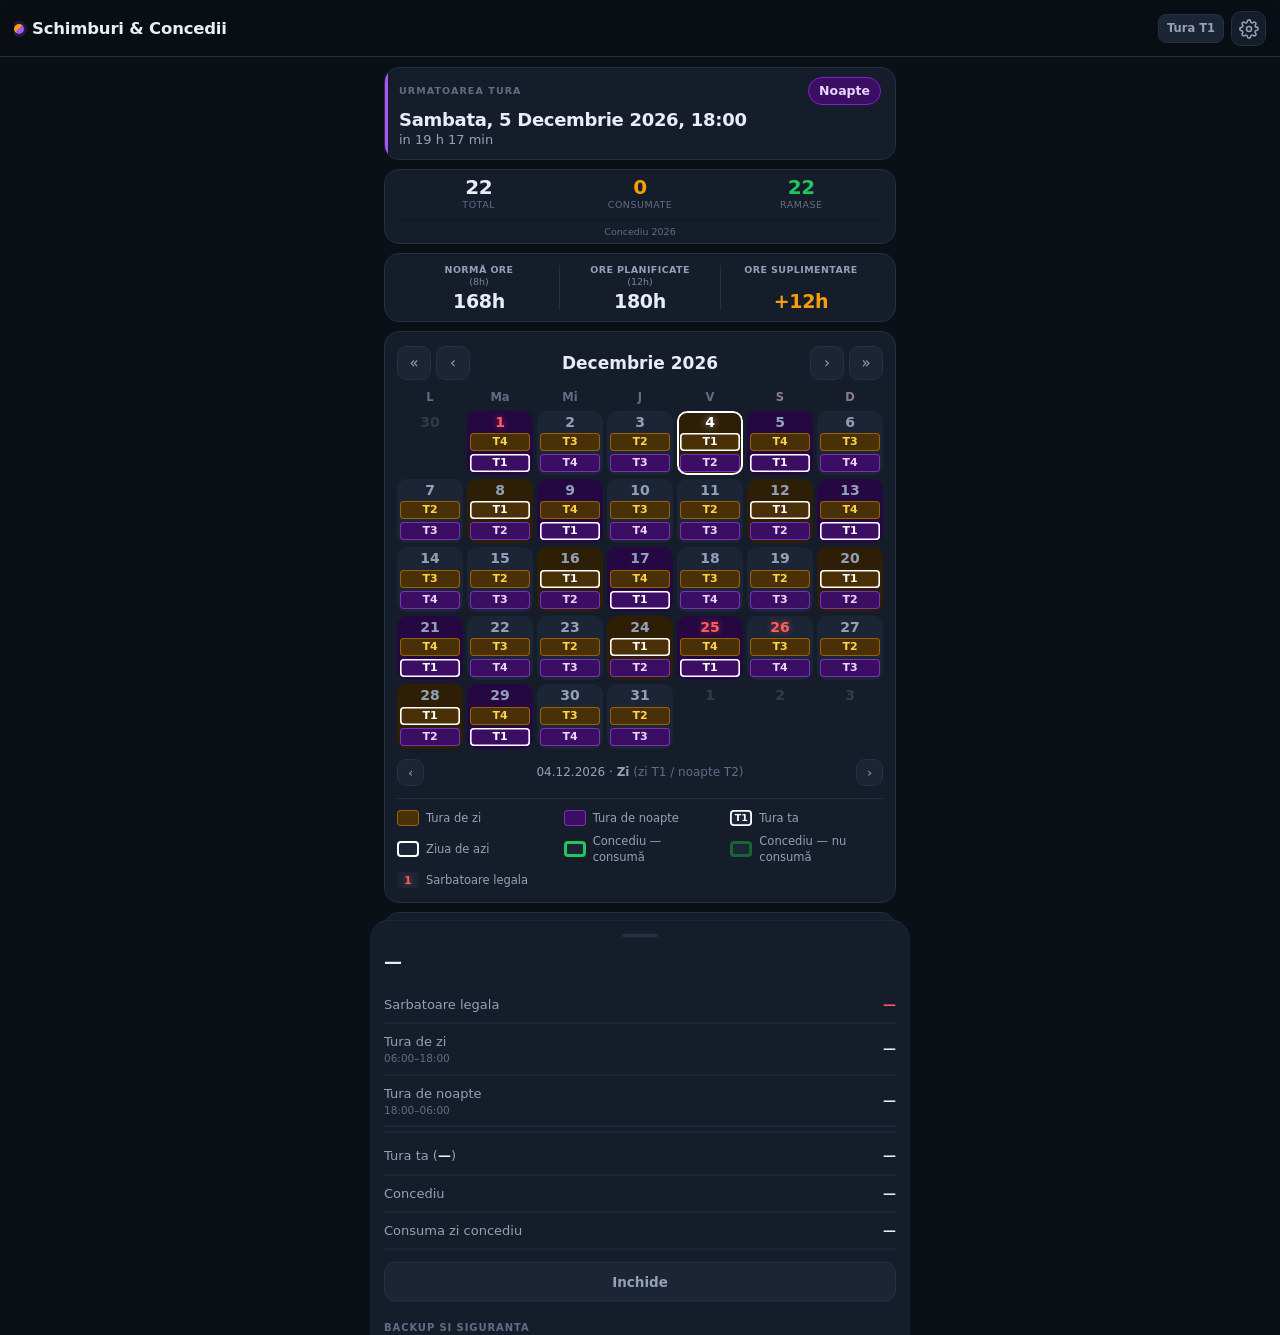
<file: index.html>
<!DOCTYPE html>
<html lang="ro">
<head>
<meta charset="UTF-8">
<meta name="viewport" content="width=device-width, initial-scale=1.0, viewport-fit=cover, maximum-scale=1.0, user-scalable=no">
<title>Ture &amp; Concediu</title>
<meta name="description" content="Tracker pentru ture 12/24 in 4 ture si concediu de odihna">
<link rel="manifest" href="manifest.json">
<meta name="theme-color" content="#0b0f16">
<meta name="color-scheme" content="dark">
<meta name="mobile-web-app-capable" content="yes">
<meta name="apple-mobile-web-app-capable" content="yes">
<meta name="apple-mobile-web-app-status-bar-style" content="black-translucent">
<meta name="apple-mobile-web-app-title" content="Concedii Egger">
<link rel="apple-touch-icon" href="icons/icon-192.png">
<link rel="icon" href="icons/icon-192.png">
<link rel="stylesheet" href="styles.css">
</head>
<body>

<header class="topbar">
  <div class="brand">
    <span class="brand-dot"></span>
    <h1>Schimburi &amp; Concedii</h1>
  </div>
  <div class="top-right">
    <span class="my-team" id="myTeamBadge">—</span>
    <button id="btnSettings" class="icon-btn" aria-label="Setari" title="Setari">
      <svg viewBox="0 0 24 24" width="20" height="20" fill="none" stroke="currentColor" stroke-width="1.9" stroke-linecap="round" stroke-linejoin="round">
        <circle cx="12" cy="12" r="3"></circle>
        <path d="M19.4 15a1.65 1.65 0 0 0 .33 1.82l.06.06a2 2 0 1 1-2.83 2.83l-.06-.06a1.65 1.65 0 0 0-1.82-.33 1.65 1.65 0 0 0-1 1.51V21a2 2 0 1 1-4 0v-.09A1.65 1.65 0 0 0 9 19.4a1.65 1.65 0 0 0-1.82.33l-.06.06a2 2 0 1 1-2.83-2.83l.06-.06A1.65 1.65 0 0 0 4.6 15a1.65 1.65 0 0 0-1.51-1H3a2 2 0 1 1 0-4h.09A1.65 1.65 0 0 0 4.6 9a1.65 1.65 0 0 0-.33-1.82l-.06-.06a2 2 0 1 1 2.83-2.83l.06.06A1.65 1.65 0 0 0 9 4.6 1.65 1.65 0 0 0 10 3.09V3a2 2 0 1 1 4 0v.09a1.65 1.65 0 0 0 1 1.51 1.65 1.65 0 0 0 1.82-.33l.06-.06a2 2 0 1 1 2.83 2.83l-.06.06A1.65 1.65 0 0 0 19.4 9c.14.35.44.6.81.71H21a2 2 0 1 1 0 4h-.09a1.65 1.65 0 0 0-1.51 1z"></path>
      </svg>
    </button>
  </div>
</header>

<main>
  <!-- ===== URMATOAREA TURA (compact) ===== -->
  <section class="card next-card" id="nextCard">
    <div class="next-top">
      <span class="next-label">Urmatoarea tura</span>
      <span class="pill" id="nextPill">—</span>
    </div>
    <div class="next-when" id="nextWhen">—</div>
    <div class="next-count" id="nextCount">—</div>
    <div class="next-now" id="nextNow" hidden></div>
  </section>

  <!-- ===== CONTOR CONCEDIU (compact) ===== -->
  <section class="stats">
    <div class="stat"><b id="statTotal">0</b><span>Total</span></div>
    <div class="stat"><b class="accent-used" id="statUsed">0</b><span>Consumate</span></div>
    <div class="stat"><b class="accent-left" id="statLeft">0</b><span>Ramase</span></div>
    <div class="stat-bar"><div class="stat-bar-fill" id="statBar"></div></div>
    <div class="stat-year" id="statYear">2026</div>
  </section>

  <!-- ===== ORE LUNA ===== -->
  <section class="month-hours" id="monthHours">
    <div class="mh-col">
      <span class="mh-lbl">Normă ore <small>(8h)</small></span>
      <b id="mhNorm">—</b>
    </div>
    <div class="mh-sep"></div>
    <div class="mh-col">
      <span class="mh-lbl">Ore planificate <small>(12h)</small></span>
      <b id="mhPlanned">—</b>
    </div>
    <div class="mh-sep"></div>
    <div class="mh-col">
      <span class="mh-lbl">Ore suplimentare</span>
      <b id="mhExtra">—</b>
    </div>
  </section>

  <!-- ===== CALENDAR ===== -->
  <section class="card calendar-card">
    <div class="cal-nav">
      <button class="nav-btn" id="prevYear" aria-label="Anul anterior">&#171;</button>
      <button class="nav-btn" id="prevMonth" aria-label="Luna anterioara">&#8249;</button>
      <button class="cal-title" id="calTitle">—</button>
      <button class="nav-btn" id="nextMonth" aria-label="Luna urmatoare">&#8250;</button>
      <button class="nav-btn" id="nextYear" aria-label="Anul urmator">&#187;</button>
    </div>

    <div class="cal-dow">
      <span>L</span><span>Ma</span><span>Mi</span><span>J</span><span>V</span><span class="we">S</span><span class="we">D</span>
    </div>
    <div class="cal-grid" id="calGrid"></div>

    <div class="day-nav">
      <button class="nav-btn small" id="prevDay" aria-label="Ziua anterioara">&#8249;</button>
      <div class="day-nav-info" id="dayNavInfo">—</div>
      <button class="nav-btn small" id="nextDay" aria-label="Ziua urmatoare">&#8250;</button>
    </div>

    <div class="legend">
      <span><i class="chip zi"></i>Tura de zi</span>
      <span><i class="chip noapte"></i>Tura de noapte</span>
      <span><i class="chip mine" id="lgMine"></i>Tura ta</span>
      <span><i class="sw sw-today"></i>Ziua de azi</span>
      <span><i class="sw sw-vac"></i>Concediu — consumă</span>
      <span><i class="sw sw-vacfree"></i>Concediu — nu consumă</span>
      <span><i class="sw sw-hol">1</i>Sarbatoare legala</span>
    </div>
  </section>

  <!-- ===== ADAUGA CONCEDIU ===== -->
  <section class="card">
    <h2 class="card-title">Adauga concediu</h2>
    <form id="vacForm" class="vac-form">
      <div class="two-col">
        <label>Data de start<input type="date" id="vacStart" required></label>
        <label>Data de final<input type="date" id="vacEnd" required></label>
      </div>
      <div class="vac-preview" id="vacPreview">Alege perioada pentru a vedea cate zile se consuma.</div>
      <button type="submit" class="btn-primary">Adauga concediu</button>
    </form>
  </section>

  <!-- ===== LISTA CONCEDII ===== -->
  <section class="card">
    <h2 class="card-title">Concediile mele <span class="muted" id="vacCount"></span></h2>
    <div id="vacList" class="vac-list"></div>
  </section>

  <footer class="app-footer">
    <div class="ft-note">Datele se salveaza local pe telefon. Fa backup periodic din setari.</div>
    <div class="ft-copy">&copy; <span id="ftYear">2026</span> Daniel Mazureac. Toate drepturile rezervate.</div>
  </footer>
</main>

<!-- ===== SHEET: SETARI ===== -->
<div class="sheet-backdrop" id="sheetBackdrop"></div>
<div class="sheet" id="settingsSheet" role="dialog" aria-label="Setari">
  <div class="sheet-handle"></div>
  <h2 class="sheet-title">Setari</h2>

  <div class="sect-title">Tura mea <small>(se aplica imediat)</small></div>
  <div class="team-pick" id="teamPick"></div>

  <button type="button" class="sect-toggle" id="refToggle" aria-expanded="false" aria-controls="refBody">
    <span class="st-lbl">Zile de referinta ture</span>
    <span class="st-arrow">&#8250;</span>
  </button>
  <div class="sect-body" id="refBody" hidden>
    <div class="sect-note">O zi in care tura respectiva a avut <b>tura de zi</b>.</div>
    <div id="refRows"></div>
  </div>

  <button type="button" class="sect-toggle" id="holToggle" aria-expanded="false" aria-controls="holBody">
    <span class="st-lbl">Sarbatori legale</span>
    <span class="st-sub" id="holSub">calculate automat</span>
    <span class="st-arrow">&#8250;</span>
  </button>
  <div class="sect-body" id="holBody" hidden>
    <div class="hol-nav">
      <button type="button" class="nav-btn small" id="holPrev" aria-label="Anul anterior">&#8249;</button>
      <div class="hol-year" id="holYear">—</div>
      <button type="button" class="nav-btn small" id="holNext" aria-label="Anul urmator">&#8250;</button>
    </div>
    <div class="hol-list" id="holList"></div>
    <div class="hol-add">
      <input type="date" id="holDate" aria-label="Data sarbatorii">
      <input type="text" id="holName" placeholder="Denumire sarbatoare" maxlength="60" aria-label="Denumire">
      <button type="button" class="btn-ghost" id="holAdd">Adauga</button>
    </div>
    <button type="button" class="btn-ghost full" id="holReset">Revino la sarbatorile automate</button>
  </div>

  <button type="button" class="sect-toggle" id="concToggle" aria-expanded="false" aria-controls="concBody">
    <span class="st-lbl">Zile concediu pe an</span>
    <span class="st-sub" id="concSub">—</span>
    <span class="st-arrow">&#8250;</span>
  </button>
  <div class="sect-body" id="concBody" hidden>
    <div class="sect-note">Seteaza cate zile de concediu ai pentru fiecare an. Zilele neutilizate se <b>reporteaza automat</b> in anul urmator.</div>
    <div id="concRows"></div>
    <div class="conc-add">
      <input type="number" id="concAddYear" min="2000" max="2100" step="1" inputmode="numeric" placeholder="An (ex: 2027)">
      <input type="number" id="concAddDays" min="0" max="365" step="1" inputmode="numeric" placeholder="Zile">
      <button type="button" class="btn-ghost" id="concAddBtn">Adauga</button>
    </div>
  </div>

  <div class="sheet-actions">
    <button class="btn-primary" id="saveSettings">Salveaza</button>
    <button class="btn-ghost" id="closeSettings">Inchide</button>
  </div>

  <div class="sheet-sep"></div>
  <div class="sect-title" style="margin-top:0">Backup si siguranta</div>
  <div class="bk-hint" id="bkHint"></div>

  <button type="button" class="bk-main" id="btnExcel">
    <span class="bk-ico">XLS</span>
    <span class="bk-txt">
      <b>Salveaza backup</b>
      <small>Un fisier Excel cu tot: concedii, calendarul anului <i id="bkYear">—</i>, sarbatori</small>
    </span>
  </button>

  <button type="button" class="bk-second" id="btnRestore">
    <span class="bk-txt">
      <b>Restaureaza dintr-un backup</b>
      <small>Incarca fisierul salvat mai devreme</small>
    </span>
  </button>
  <input type="file" id="fileImport" accept=".xlsx,.json,application/json" hidden>

  <div class="bk-paste" id="bkPaste" hidden>
    <button type="button" class="btn-ghost full" id="rsFile" style="margin-top:0">Alege fisierul de backup</button>
    <div class="bk-or">sau lipeste textul backup</div>
    <textarea id="bkText" rows="3" placeholder="{&quot;myTeam&quot;: ..." spellcheck="false"></textarea>
    <button type="button" class="btn-ghost full" id="bkTextOk" style="margin-top:0">Restaureaza din text</button>
    <button type="button" class="bk-link" id="bkCopy">Copiaza datele ca text (pentru o nota / e-mail)</button>
  </div>
</div>

<!-- ===== SHEET: DETALIU ZI ===== -->
<div class="sheet" id="daySheet" role="dialog" aria-label="Detaliu zi">
  <div class="sheet-handle"></div>
  <h2 class="sheet-title" id="dsTitle">—</h2>
  <div class="ds-row hol-row" id="dsHolRow" hidden><span>Sarbatoare legala</span><b id="dsHol">—</b></div>
  <div class="ds-row"><span>Tura de zi <small>06:00–18:00</small></span><b id="dsDay">—</b></div>
  <div class="ds-row"><span>Tura de noapte <small>18:00–06:00</small></span><b id="dsNight">—</b></div>
  <div class="ds-sep"></div>
  <div class="ds-row"><span>Tura ta (<b id="dsMyTeam">—</b>)</span><b id="dsShift">—</b></div>
  <div class="ds-row"><span>Concediu</span><b id="dsVac">—</b></div>
  <div class="ds-row"><span>Consuma zi concediu</span><b id="dsConsume">—</b></div>
  <div class="sheet-actions">
    <button class="btn-ghost" id="dsClose">Inchide</button>
  </div>
</div>

<div id="toast" class="toast"></div>

<script src="xlsx.js"></script>
<script src="app.js"></script>
</body>
</html>
</file>
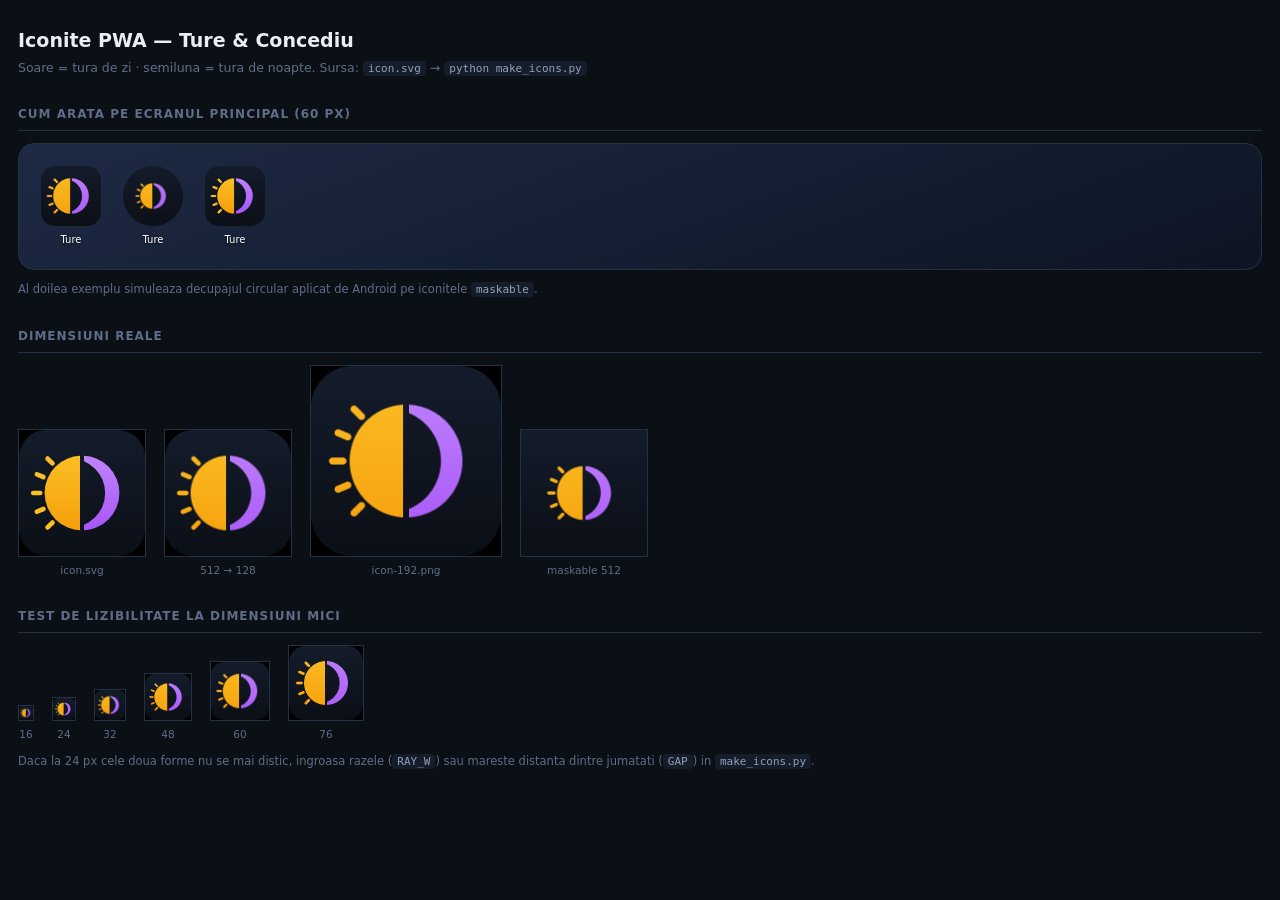
<file: icons/preview.html>
<!DOCTYPE html>
<html lang="ro">
<head>
<meta charset="UTF-8">
<meta name="viewport" content="width=device-width, initial-scale=1.0">
<title>Iconite — Ture &amp; Concediu</title>
<style>
  :root{ --bg:#0b0f16; --card:#151d2b; --line:#243044; --txt:#e8edf6; --txt2:#93a1b8; --txt3:#5f6e86 }
  *{box-sizing:border-box}
  body{margin:0;padding:26px 18px 40px;background:var(--bg);color:var(--txt);
       font:15px/1.5 -apple-system,BlinkMacSystemFont,"Segoe UI",Roboto,system-ui,sans-serif}
  h1{font-size:19px;margin:0 0 4px}
  p.sub{color:var(--txt3);font-size:12.5px;margin:0 0 24px}
  h2{font-size:12px;text-transform:uppercase;letter-spacing:1px;color:var(--txt3);
     margin:28px 0 12px;padding-bottom:7px;border-bottom:1px solid var(--line)}
  .row{display:flex;flex-wrap:wrap;gap:18px;align-items:flex-end}
  .item{text-align:center}
  .item img{display:block;background:#000;border:1px solid var(--line)}
  .item span{display:block;font-size:10.5px;color:var(--txt3);margin-top:6px}
  /* simulare ecran principal: colturi rotunjite ca pe telefon */
  .home{display:flex;flex-wrap:wrap;gap:22px;background:linear-gradient(160deg,#1e2a44,#0d1524);
        padding:22px;border-radius:16px;border:1px solid var(--line)}
  .app{width:60px;text-align:center}
  .app img{width:60px;height:60px;border-radius:14px;display:block}
  .app b{display:block;font-size:10px;font-weight:500;color:#fff;margin-top:6px;
         text-shadow:0 1px 3px rgba(0,0,0,.7)}
  /* simulare maskable: decupaj circular, cum face Android */
  .circ img{border-radius:50%}
  .note{font-size:11.5px;color:var(--txt3);margin-top:10px;line-height:1.6}
  code{background:var(--card);padding:1px 5px;border-radius:4px;font-size:11px;color:var(--txt2)}
</style>
</head>
<body>

<h1>Iconite PWA — Ture &amp; Concediu</h1>
<p class="sub">Soare = tura de zi &middot; semiluna = tura de noapte. Sursa: <code>icon.svg</code> &rarr; <code>python make_icons.py</code></p>

<h2>Cum arata pe ecranul principal (60&nbsp;px)</h2>
<div class="home">
  <div class="app"><img src="icon-192.png" alt=""><b>Ture</b></div>
  <div class="app circ"><img src="icon-maskable-512.png" alt=""><b>Ture</b></div>
  <div class="app"><img src="icon.svg" alt=""><b>Ture</b></div>
</div>
<div class="note">Al doilea exemplu simuleaza decupajul circular aplicat de Android pe iconitele <code>maskable</code>.</div>

<h2>Dimensiuni reale</h2>
<div class="row">
  <div class="item"><img src="icon.svg" width="128" height="128" alt=""><span>icon.svg</span></div>
  <div class="item"><img src="icon-512.png" width="128" height="128" alt=""><span>512 &rarr; 128</span></div>
  <div class="item"><img src="icon-192.png" width="192" height="192" alt=""><span>icon-192.png</span></div>
  <div class="item"><img src="icon-maskable-512.png" width="128" height="128" alt=""><span>maskable 512</span></div>
</div>

<h2>Test de lizibilitate la dimensiuni mici</h2>
<div class="row">
  <div class="item"><img src="icon-512.png" width="16" height="16" alt=""><span>16</span></div>
  <div class="item"><img src="icon-512.png" width="24" height="24" alt=""><span>24</span></div>
  <div class="item"><img src="icon-512.png" width="32" height="32" alt=""><span>32</span></div>
  <div class="item"><img src="icon-512.png" width="48" height="48" alt=""><span>48</span></div>
  <div class="item"><img src="icon-512.png" width="60" height="60" alt=""><span>60</span></div>
  <div class="item"><img src="icon-512.png" width="76" height="76" alt=""><span>76</span></div>
</div>
<div class="note">Daca la 24&nbsp;px cele doua forme nu se mai distic, ingroasa razele (<code>RAY_W</code>) sau mareste distanta dintre jumatati (<code>GAP</code>) in <code>make_icons.py</code>.</div>

</body>
</html>
</file>
<file: styles.css>
/* ===== Ture & Concediu — dark mode fix, mobile-first, full responsive ===== */
:root{
  --bg:#0b0f16;
  --bg2:#111826;
  --card:#151d2b;
  --card2:#1b2536;
  --line:#243044;
  --txt:#e8edf6;
  --txt2:#93a1b8;
  --txt3:#5f6e86;

  --zi:#f59e0b;  --zi-bg:#4a3007;  --zi-txt:#fcd34d;  --zi-cell:#2e1e05;
  --noapte:#a855f7; --noapte-bg:#3b0d63; --noapte-txt:#e9d5ff; --noapte-cell:#250741;

  --conc:#22c55e;          /* concediu care CONSUMA (verde intens) */
  --conc-dim:#166534;      /* concediu in zi libera (verde stins)  */
  --conc-bg:#0d3d22;
  --danger:#ef4444;
  --hol:#ff5c5c;           /* sarbatoare legala (informativ) */

  --r:15px;
  --pad:clamp(9px,3.2vw,14px);
  --safe-b:env(safe-area-inset-bottom,0px);
}

*{box-sizing:border-box;-webkit-tap-highlight-color:transparent;min-width:0}

/* SCROLL: un SINGUR container de scroll (html). Pe body folosim `clip`,
   nu `hidden` — `hidden` ar transforma body-ul in al doilea container de
   scroll si rotita mouse-ului s-ar pierde intre cele doua. */
html{
  margin:0;padding:0;
  overflow-y:auto;
  overflow-x:clip;
  -webkit-text-size-adjust:100%;
}
body{
  margin:0;padding:0;width:100%;max-width:100%;
  overflow-x:clip;overflow-y:visible;
  background:var(--bg);color:var(--txt);
  font-family:-apple-system,BlinkMacSystemFont,"Segoe UI",Roboto,system-ui,sans-serif;
  font-size:clamp(13.5px,3.7vw,15px);line-height:1.4;
  padding-bottom:calc(18px + var(--safe-b));
  overscroll-behavior-y:contain;
  touch-action:pan-y;
}
/* fallback pentru browsere fara `overflow:clip` (Safari <16) */
@supports not (overflow:clip){
  html{overflow-x:hidden}
  body{overflow-x:visible}
}
h1,h2{margin:0;font-weight:650}
button,input{font-family:inherit;font-size:16px}

/* ---------- topbar ---------- */
.topbar{
  position:sticky;top:0;z-index:40;
  display:flex;align-items:center;justify-content:space-between;gap:8px;
  padding:calc(env(safe-area-inset-top,0px) + 11px) var(--pad) 10px;
  background:rgba(11,15,22,.9);backdrop-filter:saturate(180%) blur(14px);
  border-bottom:1px solid var(--line);
}
.brand{display:flex;align-items:center;gap:8px;min-width:0;overflow:hidden}
.brand h1{font-size:clamp(14px,4.1vw,16.5px);letter-spacing:-.2px;white-space:nowrap;overflow:hidden;text-overflow:ellipsis}
.brand-dot{
  width:10px;height:10px;border-radius:50%;flex:none;
  background:linear-gradient(135deg,var(--zi) 0 50%,var(--noapte) 50% 100%);
  box-shadow:0 0 0 3px rgba(168,85,247,.16);
}
.top-right{display:flex;align-items:center;gap:7px;flex:none}
.my-team{
  background:var(--card2);border:1px solid var(--line);color:var(--txt2);
  font-size:clamp(10px,2.9vw,11.5px);font-weight:750;padding:5px 8px;border-radius:8px;white-space:nowrap;
}
.icon-btn{
  background:var(--card);border:1px solid var(--line);color:var(--txt2);
  width:35px;height:35px;min-width:35px;min-height:35px;border-radius:10px;
  display:flex;align-items:center;justify-content:center;
  cursor:pointer;transition:.15s;flex:none;padding:0;
}
.icon-btn svg{flex:none;display:block}
.icon-btn:active{transform:scale(.93);color:var(--txt)}

main{padding:10px var(--pad) 0;max-width:540px;margin:0 auto}

.card{background:var(--card);border:1px solid var(--line);border-radius:var(--r);padding:var(--pad);margin-bottom:9px}
.card-title{font-size:clamp(12px,3.4vw,13.5px);color:var(--txt2);font-weight:600;margin-bottom:9px}
.muted{color:var(--txt3);font-weight:400}

/* ---------- ore luna ---------- */
.month-hours{
  background:var(--card);border:1px solid var(--line);border-radius:var(--r);
  padding:7px var(--pad);margin-bottom:9px;
  display:flex;align-items:stretch;gap:0;
}
.mh-col{flex:1;display:flex;flex-direction:column;align-items:center;justify-content:space-between;gap:2px;padding:3px 2px}
.mh-lbl{font-size:clamp(8px,2.4vw,9.5px);color:var(--txt2);text-align:center;line-height:1.3;text-transform:uppercase;letter-spacing:.4px;font-weight:700}
.mh-lbl small{text-transform:none;letter-spacing:0;font-size:inherit;display:block;opacity:.8;font-weight:400}
.month-hours b{font-size:clamp(15px,4.8vw,19px);font-weight:750;letter-spacing:-.3px;line-height:1.1}
.mh-sep{width:1px;background:var(--line);margin:4px 0;flex:none}

/* ---------- urmatoarea tura (compact) ---------- */
.next-card{position:relative;overflow:hidden;padding:9px var(--pad) 10px}
.next-card::before{content:"";position:absolute;left:0;top:0;bottom:0;width:3px;background:var(--line)}
.next-card.is-zi::before{background:var(--zi)}
.next-card.is-noapte::before{background:var(--noapte)}
.next-top{display:flex;align-items:center;justify-content:space-between;gap:8px;margin-bottom:4px}
.next-label{font-size:9.5px;text-transform:uppercase;letter-spacing:1.1px;color:var(--txt3);font-weight:750;white-space:nowrap}
.next-when{font-size:clamp(14.5px,4.4vw,18px);font-weight:700;letter-spacing:-.3px;line-height:1.2}
.next-count{font-size:clamp(11.5px,3.3vw,13px);color:var(--txt2);margin-top:1px}
.next-now{
  margin-top:7px;padding:6px 9px;border-radius:9px;font-size:clamp(11px,3.1vw,12.5px);font-weight:650;
  background:var(--conc-bg);color:#6ee7a7;border:1px solid #1c7a45;
}
.pill{display:inline-block;padding:4px 10px;border-radius:999px;font-size:clamp(11px,3.1vw,12.5px);font-weight:750;border:1px solid transparent;white-space:nowrap}
.pill.zi{background:var(--zi-bg);color:var(--zi-txt);border-color:#7c5310}
.pill.noapte{background:var(--noapte-bg);color:var(--noapte-txt);border-color:#7e22ce}
.pill.liber{background:var(--card2);color:var(--txt2);border-color:var(--line)}

/* ---------- contor concediu (foarte compact) ---------- */
.stats{
  background:var(--card);border:1px solid var(--line);border-radius:var(--r);
  padding:6px var(--pad) 5px;margin-bottom:9px;
  display:grid;grid-template-columns:repeat(3,1fr);gap:0 2px;
}
.stat{text-align:center;display:flex;flex-direction:column;gap:0}
.stat b{font-size:clamp(16px,5vw,20px);font-weight:750;letter-spacing:-.4px;line-height:1.1}
.stat span{font-size:clamp(8.5px,2.5vw,9.5px);color:var(--txt3);text-transform:uppercase;letter-spacing:.5px}
.accent-used{color:var(--zi)}
.accent-left{color:var(--conc)}
.stat-bar{grid-column:1/-1;height:4px;background:var(--bg2);border-radius:99px;overflow:hidden;margin-top:6px}
.stat-bar-fill{height:100%;width:0;border-radius:99px;background:linear-gradient(90deg,var(--conc),var(--zi));transition:width .35s}
.stat-year{grid-column:1/-1;text-align:center;font-size:9.5px;color:var(--txt3);margin-top:3px}

/* ---------- calendar (mai mare / mai lizibil) ---------- */
.calendar-card{padding:var(--pad) clamp(6px,2.2vw,12px)}
.cal-nav{display:flex;align-items:center;gap:clamp(2px,1vw,5px);margin-bottom:9px}
.nav-btn{
  background:var(--card2);border:1px solid var(--line);color:var(--txt2);
  min-width:clamp(28px,8.5vw,34px);height:clamp(28px,8.5vw,34px);
  border-radius:9px;cursor:pointer;font-size:15px;line-height:1;padding:0;flex:none;
}
.nav-btn:active{transform:scale(.9);color:var(--txt)}
.nav-btn.small{min-width:27px;height:27px;font-size:13px}
.cal-title{
  flex:1;background:transparent;border:0;color:var(--txt);
  font-size:clamp(14px,4.4vw,17px);font-weight:700;cursor:pointer;padding:4px 2px;border-radius:9px;
  white-space:nowrap;overflow:hidden;text-overflow:ellipsis;
}
.cal-title:active{background:var(--card2)}

.cal-dow{
  display:grid;grid-template-columns:repeat(7,1fr);gap:clamp(2px,.9vw,4px);
  font-size:clamp(9.5px,3vw,11.5px);color:var(--txt3);text-align:center;margin-bottom:5px;font-weight:750;
}
.cal-dow .we{color:#8b7a96}

.cal-grid{display:grid;grid-template-columns:repeat(7,1fr);gap:clamp(2px,.9vw,4px)}

/* celula: numarul zilei + 2 bare (tura de zi / tura de noapte) */
.cell{
  position:relative;border-radius:clamp(7px,2.6vw,10px);overflow:hidden;
  background:var(--card2);
  min-height:clamp(46px,15vw,64px);
  padding:clamp(2px,.9vw,4px) clamp(1.5px,.7vw,3px) clamp(2px,.9vw,3px);
  display:flex;flex-direction:column;justify-content:space-between;gap:clamp(2px,.8vw,3px);
  cursor:pointer;transition:transform .1s;
}
.cell:active{transform:scale(.92)}
.dnum{font-size:clamp(11px,3.5vw,14px);font-weight:750;color:var(--txt2);text-align:center;line-height:1.1}
.chips{display:flex;flex-direction:column;gap:clamp(1.5px,.7vw,3px)}
.chip{
  display:block;height:clamp(13px,4.3vw,18px);line-height:clamp(13px,4.3vw,18px);
  border-radius:4px;font-size:clamp(8.5px,2.9vw,11px);font-weight:800;
  text-align:center;letter-spacing:0;font-style:normal;
}
.chip.zi{background:var(--zi-bg);color:var(--zi-txt);box-shadow:0 0 0 1px rgba(245,158,11,.45) inset}
.chip.noapte{background:var(--noapte-bg);color:var(--noapte-txt);box-shadow:0 0 0 1px rgba(168,85,247,.55) inset}
.chip.mine{box-shadow:0 0 0 1.6px #fff inset;color:#fff}

/* fundalul celulei = TURA MEA in ziua respectiva */
.cell.my-zi{background:var(--zi-cell)}
.cell.my-noapte{background:var(--noapte-cell)}
.cell.my-liber{background:var(--card2)}

.cell.pad{background:transparent;opacity:.22;pointer-events:none}
.cell.pad .chips{visibility:hidden}

/* Inelele (azi / concediu) se deseneaza ca pseudo-elemente cu z-index,
   ca sa fie DEASUPRA barelor de tura — altfel barele le acopereau si
   verdele aproape nu se vedea cand ziua era si azi si concediu. */
.cell.vac::before,
.cell.today::after{
  content:"";position:absolute;inset:0;border-radius:inherit;
  pointer-events:none;
}
/* concediu — inel verde */
.cell.vac::before{border:4px solid var(--conc);z-index:3}
.cell.vac.free::before{border-color:var(--conc-dim)}
/* azi — inel alb pe marginea exterioara */
.cell.today::after{box-shadow:inset 0 0 0 2px #fff;z-index:4}
.cell.today .dnum{color:#fff;text-shadow:0 0 8px rgba(255,255,255,.55)}

/* azi + concediu: aceeasi nuanta de verde, doar mutata imediat sub inelul
   alb, plus un halou discret ca sa se distinga langa alb */
.cell.today.vac::before{
  inset:2px;border-width:3.5px;
  box-shadow:0 0 7px rgba(34,197,94,.5);
}
.cell.today.vac.free::before{box-shadow:0 0 6px rgba(22,101,52,.5)}

.cell.sel{outline:1px dashed var(--txt2);outline-offset:-1px}

/* sarbatoare legala — numarul zilei in ROSU (nu afecteaza inelele existente) */
.cell.holiday .dnum{color:var(--hol);font-weight:800;text-shadow:0 0 7px rgba(255,92,92,.55)}
.cell.holiday.today .dnum{color:var(--hol);text-shadow:0 0 9px rgba(255,92,92,.85)}

.day-nav{display:flex;align-items:center;gap:7px;margin-top:10px}
.day-nav-info{flex:1;text-align:center;font-size:clamp(10.5px,3.1vw,12px);color:var(--txt2);line-height:1.35}

/* ---------- legenda ---------- */
.legend{
  display:grid;grid-template-columns:repeat(auto-fit,minmax(132px,1fr));gap:7px clamp(8px,2.5vw,14px);
  margin-top:12px;padding-top:11px;border-top:1px solid var(--line);
  font-size:clamp(10.5px,3vw,11.5px);color:var(--txt2);
}
.legend span{display:flex;align-items:center;gap:7px;min-width:0}
.legend .chip{width:22px;height:16px;line-height:16px;font-size:9.5px;flex:none}
/* chip-ul "tura ta" din legenda: fundal neutru + contur alb, afiseaza TURA TA reala */
.legend .chip.mine{background:var(--card2);color:#fff;box-shadow:0 0 0 1.8px #fff inset}
.sw{width:22px;height:16px;border-radius:4px;display:inline-block;flex:none;font-style:normal}
.sw-today{background:var(--card2);box-shadow:0 0 0 2px #fff inset}
.sw-vac{background:var(--card2);box-shadow:0 0 0 3px var(--conc) inset}
.sw-vacfree{background:var(--card2);box-shadow:0 0 0 3px var(--conc-dim) inset}
.sw-hol{background:var(--card2);color:var(--hol);font-size:10.5px;font-weight:800;text-align:center;line-height:16px;text-shadow:0 0 6px rgba(255,92,92,.6)}

/* text sarbatoare sub calendar + rand in sheet-ul de zi */
.hol-txt{color:var(--hol);font-weight:650}
.ds-row.hol-row b{color:var(--hol)}

/* ---------- forms ---------- */
.vac-form{display:flex;flex-direction:column;gap:10px}
.two-col{display:grid;grid-template-columns:repeat(auto-fit,minmax(128px,1fr));gap:9px}
label{font-size:clamp(10.5px,3vw,11.5px);color:var(--txt2);display:flex;flex-direction:column;gap:5px;font-weight:650}
label small{font-weight:400;color:var(--txt3)}
input[type=date],input[type=number]{
  background:var(--bg2);border:1px solid var(--line);color:var(--txt);
  padding:9px 10px;border-radius:10px;width:100%;max-width:100%;
}
input:focus{outline:none;border-color:var(--noapte)}
.vac-preview{font-size:clamp(11.5px,3.2vw,12.5px);color:var(--txt2);background:var(--bg2);border:1px dashed var(--line);border-radius:10px;padding:9px 11px;line-height:1.5}
.btn-primary{background:linear-gradient(135deg,#7c3aed,#a855f7);color:#fff;border:0;padding:12px;border-radius:11px;font-weight:750;cursor:pointer;width:100%;font-size:14.5px}
.btn-primary:active{transform:scale(.98);filter:brightness(1.1)}
.btn-ghost{background:var(--card2);color:var(--txt2);border:1px solid var(--line);padding:11px 8px;border-radius:11px;font-weight:650;cursor:pointer;flex:1;font-size:clamp(12px,3.4vw,13.5px)}
.btn-ghost.full{width:100%;margin-top:8px}
.btn-ghost:active{color:var(--txt)}
.btn-danger{background:transparent;color:var(--danger);border:1px solid #5c2222;padding:11px;border-radius:11px;font-weight:650;cursor:pointer;width:100%;margin-top:9px;font-size:13.5px}

/* ---------- lista concedii ---------- */
.vac-list{display:flex;flex-direction:column;gap:8px}
.vac-item{background:var(--bg2);border:1px solid var(--line);border-radius:11px;padding:9px 10px;display:flex;align-items:center;gap:8px}
.vac-item .vi-main{flex:1;min-width:0}
.vac-item .vi-range{font-size:clamp(12px,3.5vw,13.5px);font-weight:650}
.vac-item .vi-meta{font-size:clamp(10px,2.9vw,11px);color:var(--txt3);margin-top:2px;line-height:1.35}
.vi-badge{background:var(--conc-bg);color:#6ee7a7;border:1px solid #1c7a45;padding:3px 8px;border-radius:8px;font-size:11.5px;font-weight:750;white-space:nowrap;flex:none}
.vi-del{background:transparent;border:1px solid #5c2222;color:var(--danger);width:30px;height:30px;border-radius:9px;cursor:pointer;flex:none;font-size:15px;line-height:1;padding:0}
.empty{color:var(--txt3);font-size:12.5px;text-align:center;padding:12px 0}
.app-footer{
  text-align:center;padding:14px 10px 18px;margin-top:2px;
  border-top:1px solid var(--line);
}
.ft-note{font-size:10px;color:var(--txt3);line-height:1.5}
.ft-copy{
  font-size:10px;color:var(--txt3);margin-top:7px;
  opacity:.85;letter-spacing:.2px;
}

/* ---------- sheets ---------- */
.sheet-backdrop{position:fixed;inset:0;background:rgba(0,0,0,.62);backdrop-filter:blur(2px);opacity:0;pointer-events:none;transition:.22s;z-index:50}
.sheet-backdrop.open{opacity:1;pointer-events:auto}
.sheet{
  position:fixed;left:0;right:0;bottom:0;z-index:60;
  background:var(--card);border-top:1px solid var(--line);border-radius:20px 20px 0 0;
  padding:8px var(--pad) calc(16px + var(--safe-b));
  transform:translateY(105%);transition:transform .28s cubic-bezier(.32,.72,0,1);
  max-height:90vh;overflow-y:auto;overscroll-behavior:contain;max-width:540px;margin:0 auto;
  -webkit-overflow-scrolling:touch;
  pointer-events:none;   /* cand e inchis nu fura evenimentele de scroll */
}
.sheet.open{transform:translateY(0);pointer-events:auto}
.sheet-handle{width:36px;height:4px;border-radius:99px;background:var(--line);margin:5px auto 11px}
.sheet-title{font-size:clamp(15.5px,4.6vw,18px);margin-bottom:12px}
.sect-title{font-size:10px;text-transform:uppercase;letter-spacing:.9px;color:var(--txt3);font-weight:750;margin:15px 0 8px}
.sect-title:first-of-type{margin-top:0}
.sect-title small{text-transform:none;letter-spacing:0;font-weight:400}
.field{margin-bottom:10px}

/* rand concediu: cele doua chenare EGALE; input-urile se alinieaza jos,
   chiar daca o eticheta trece pe doua randuri */
.conc-grid{display:grid;grid-template-columns:1fr 1fr;gap:9px;align-items:end}
.conc-grid .field{margin-bottom:0;min-width:0}
.conc-grid .lbl{
  display:block;line-height:1.3;
  font-size:clamp(10px,2.9vw,11.5px);font-weight:650;color:var(--txt2);
}
.conc-grid .lbl small{font-weight:400;color:var(--txt3);font-size:clamp(8.5px,2.5vw,10px);white-space:nowrap}
.conc-grid input{text-align:center;width:100%}

/* ---------- per-year vacation day rows ---------- */
.conc-rows{display:flex;flex-direction:column;gap:5px;margin-bottom:8px}
.conc-row{
  display:grid;grid-template-columns:clamp(46px,13vw,56px) 1fr auto auto;
  align-items:center;gap:7px;
  background:var(--card2);border:1px solid var(--line);border-radius:10px;padding:7px 9px;
}
.conc-row .cr-year{
  font-size:clamp(12px,3.5vw,13.5px);font-weight:800;color:var(--txt2);text-align:center;
}
.conc-row.cr-current .cr-year{color:var(--conc)}
.conc-row input[type=number]{
  background:var(--bg2);border:1px solid var(--line);color:var(--txt);
  padding:6px 8px;border-radius:8px;width:100%;text-align:center;font-size:14px;font-weight:700;
}
.conc-row input[type=number]:focus{outline:none;border-color:var(--noapte)}
.cr-carry{
  font-size:clamp(9px,2.6vw,10.5px);color:var(--txt3);white-space:nowrap;text-align:right;line-height:1.35;
}
.cr-carry b{color:var(--conc);font-weight:750}
.cr-del{
  background:transparent;border:1px solid #5c2222;color:var(--danger);
  width:26px;height:26px;border-radius:7px;cursor:pointer;flex:none;padding:0;font-size:15px;line-height:1;
}
.conc-add{display:grid;grid-template-columns:1fr 1fr auto;gap:7px;margin-top:4px}
.conc-add input{padding:8px 9px}
.conc-add .btn-ghost{flex:none;padding:9px 12px}
@media (max-width:400px){
  .conc-add{grid-template-columns:1fr 1fr}
  .conc-add .btn-ghost{grid-column:1/-1}
}
.sheet-actions{display:flex;gap:8px;margin-top:12px;flex-wrap:wrap}
.sheet-sep{height:1px;background:var(--line);margin:14px 0 11px}

/* selector tura */
.team-pick{display:grid;grid-template-columns:repeat(4,1fr);gap:clamp(5px,1.8vw,8px)}
.tp{
  background:var(--bg2);border:1px solid var(--line);color:var(--txt2);border-radius:11px;
  padding:10px 0;font-weight:800;font-size:clamp(13px,3.8vw,15px);cursor:pointer;text-align:center;
}
.tp.on{background:linear-gradient(135deg,#7c3aed,#a855f7);color:#fff;border-color:#a855f7}
.ref-row{display:grid;grid-template-columns:clamp(34px,11vw,42px) 1fr;align-items:center;gap:8px;margin-bottom:7px}
.ref-row .rl{
  background:var(--card2);border:1px solid var(--line);border-radius:9px;
  text-align:center;font-weight:800;font-size:clamp(11px,3.2vw,13px);padding:9px 0;color:var(--txt2);
}
.ref-row.me .rl{background:linear-gradient(135deg,#7c3aed,#a855f7);color:#fff;border-color:#a855f7}
.ref-row input{padding:8px 9px}

/* ---------- backup / export ---------- */
.bk-hint{
  font-size:clamp(10.5px,3vw,11.5px);line-height:1.5;border-radius:10px;
  padding:8px 10px;margin-bottom:9px;background:var(--bg2);color:var(--txt3);
  border:1px solid var(--line);
}
.bk-hint.ok{color:#6ee7a7;border-color:#1c7a45;background:var(--conc-bg)}
.bk-hint.warn{color:#fcd34d;border-color:#7c5310;background:var(--zi-bg)}

.bk-main{
  width:100%;display:flex;align-items:center;gap:11px;text-align:left;cursor:pointer;
  background:linear-gradient(135deg,#065f46,#0f766e);border:1px solid #10b981;
  color:#fff;padding:11px 12px;border-radius:12px;margin-bottom:9px;
}
.bk-main:active{transform:scale(.985);filter:brightness(1.12)}
.bk-ico{
  flex:none;width:38px;height:38px;border-radius:9px;background:rgba(255,255,255,.16);
  display:grid;place-items:center;font-size:11px;font-weight:800;letter-spacing:.5px;
}
.bk-txt{display:flex;flex-direction:column;gap:2px;min-width:0}
.bk-txt b{font-size:clamp(13px,3.8vw,14.5px);font-weight:700}
.bk-txt small{font-size:clamp(10px,2.8vw,11px);opacity:.85;line-height:1.35}
.bk-txt small i{font-style:normal;font-weight:700}

.bk-second{
  width:100%;display:flex;align-items:center;gap:11px;text-align:left;cursor:pointer;
  background:var(--card2);border:1px solid var(--line);color:var(--txt2);
  padding:11px 12px;border-radius:12px;margin-bottom:9px;
}
.bk-second:active{transform:scale(.985);color:var(--txt)}
.bk-second .bk-txt b{color:var(--txt)}
.bk-second .bk-txt small{opacity:1;color:var(--txt3)}

.bk-paste{
  margin:0 0 9px;padding:10px;border-radius:12px;
  background:var(--bg2);border:1px dashed var(--line);
}
.bk-or{
  text-align:center;font-size:10.5px;color:var(--txt3);
  margin:10px 0 8px;text-transform:uppercase;letter-spacing:.7px;
}
.bk-paste textarea{
  width:100%;background:var(--card);border:1px solid var(--line);color:var(--txt);
  border-radius:11px;padding:9px 10px;font-family:ui-monospace,SFMono-Regular,Menlo,monospace;
  font-size:11px;line-height:1.4;resize:vertical;margin-bottom:8px;
}
.bk-paste textarea:focus{outline:none;border-color:var(--noapte)}
.bk-link{
  display:block;width:100%;margin-top:10px;padding:6px 0;background:none;border:0;
  color:var(--txt3);font-size:11px;text-decoration:underline;cursor:pointer;text-align:center;
}
.bk-link:active{color:var(--txt2)}

/* ---------- secitune retractabila (sarbatori) ---------- */
/* flex, nu grid: butonul arata corect si cu, si fara textul de rezumat */
.sect-toggle{
  width:100%;display:flex;align-items:center;gap:8px;
  background:var(--card2);border:1px solid var(--line);color:var(--txt);
  padding:11px 12px;border-radius:12px;cursor:pointer;text-align:left;margin:15px 0 0;
}
.sect-toggle.open{border-radius:12px 12px 0 0;border-bottom-color:transparent}
.sect-toggle:active{filter:brightness(1.14)}
.st-lbl{flex:1;min-width:0;font-size:clamp(12.5px,3.6vw,13.5px);font-weight:700;white-space:nowrap}
.st-sub{
  flex:0 1 auto;min-width:0;
  font-size:clamp(10px,2.8vw,11px);color:var(--txt3);
  white-space:nowrap;overflow:hidden;text-overflow:ellipsis;text-align:right;
}
.st-sub.mod{color:var(--noapte-txt)}
.st-sub.warn{color:var(--zi-txt);font-weight:650}
.st-arrow{
  font-size:19px;line-height:1;color:var(--txt2);flex:none;
  transition:transform .22s cubic-bezier(.32,.72,0,1);
}
.sect-toggle.open .st-arrow{transform:rotate(90deg)}
.sect-body{
  border:1px solid var(--line);border-top:0;border-radius:0 0 12px 12px;
  padding:11px;background:rgba(0,0,0,.14);
}
.sect-note{font-size:10.5px;color:var(--txt3);line-height:1.5;margin-bottom:9px}
.sect-note b{color:var(--txt2)}
.sect-body .ref-row:last-child{margin-bottom:0}

/* ---------- gestionare sarbatori legale ---------- */
.hol-nav{display:flex;align-items:center;gap:8px;margin-bottom:8px}
.hol-year{flex:1;text-align:center;font-size:14.5px;font-weight:750;color:var(--txt)}
.hol-list{
  display:flex;flex-direction:column;gap:5px;
  max-height:190px;overflow-y:auto;overscroll-behavior:contain;
  background:var(--bg2);border:1px solid var(--line);border-radius:11px;padding:7px;
}
.hol-item{
  display:grid;grid-template-columns:40px 1fr auto auto;align-items:center;gap:7px;
  background:var(--card2);border-radius:8px;padding:6px 8px;font-size:12px;
}
.hol-item.off{opacity:.42}
.hol-item.off .hi-n{text-decoration:line-through}
.hi-d{color:var(--hol);font-weight:800;font-size:11.5px}
.hol-item.off .hi-d{color:var(--txt3)}
.hi-n{color:var(--txt);min-width:0;overflow-wrap:anywhere;line-height:1.3}
.hi-tag{
  display:inline-block;margin-left:6px;font-style:normal;font-size:9px;font-weight:750;
  background:var(--noapte-bg);color:var(--noapte-txt);padding:1px 5px;border-radius:5px;vertical-align:middle;
}
.hi-t,.hi-x{
  background:transparent;border:1px solid var(--line);color:var(--txt2);
  width:26px;height:26px;border-radius:7px;cursor:pointer;flex:none;padding:0;font-size:12px;line-height:1;
}
.hi-t{color:var(--conc)}
.hol-item.off .hi-t{color:var(--txt3)}
.hi-x{color:var(--danger);border-color:#5c2222;font-size:15px}
.hol-add{display:grid;grid-template-columns:1fr 1fr auto;gap:7px;margin-top:8px}
.hol-add input{padding:9px 10px}
.hol-add input[type=text]{font-size:14px}
.hol-add .btn-ghost{flex:none;padding:9px 12px}
@media (max-width:400px){
  .hol-add{grid-template-columns:1fr 1fr}
  .hol-add .btn-ghost{grid-column:1/-1}
}

.ds-row{display:flex;justify-content:space-between;align-items:center;gap:10px;padding:9px 0;border-bottom:1px solid var(--line);font-size:clamp(12px,3.4vw,13px);color:var(--txt2)}
.ds-row small{color:var(--txt3);font-size:10.5px;display:block}
.ds-row b{color:var(--txt);text-align:right}
.ds-sep{height:1px;background:var(--line);margin:5px 0}

/* ---------- toast ---------- */
.toast{
  position:fixed;left:50%;bottom:calc(22px + var(--safe-b));transform:translate(-50%,20px);
  background:#e8edf6;color:#0b0f16;padding:10px 16px;border-radius:11px;
  font-size:13px;font-weight:650;opacity:0;pointer-events:none;transition:.25s;z-index:80;
  max-width:90vw;text-align:center;
}
.toast.show{opacity:1;transform:translate(-50%,0)}

/* ---------- telefoane foarte inguste (<=330px) ---------- */
@media (max-width:330px){
  .brand h1{font-size:0;width:0}          /* pastram doar punctul + badge-ul */
  .brand-dot{margin-right:2px}
  .legend{grid-template-columns:1fr}
  .cell{min-height:44px}
  .chip{height:12px;line-height:12px;font-size:8px}
  .nav-btn{min-width:26px;height:26px;font-size:13px}
  .mh-lbl small{display:block}
}/* ecrane late / landscape */
@media (min-width:560px){
  .cell{min-height:62px}
}
</file>
